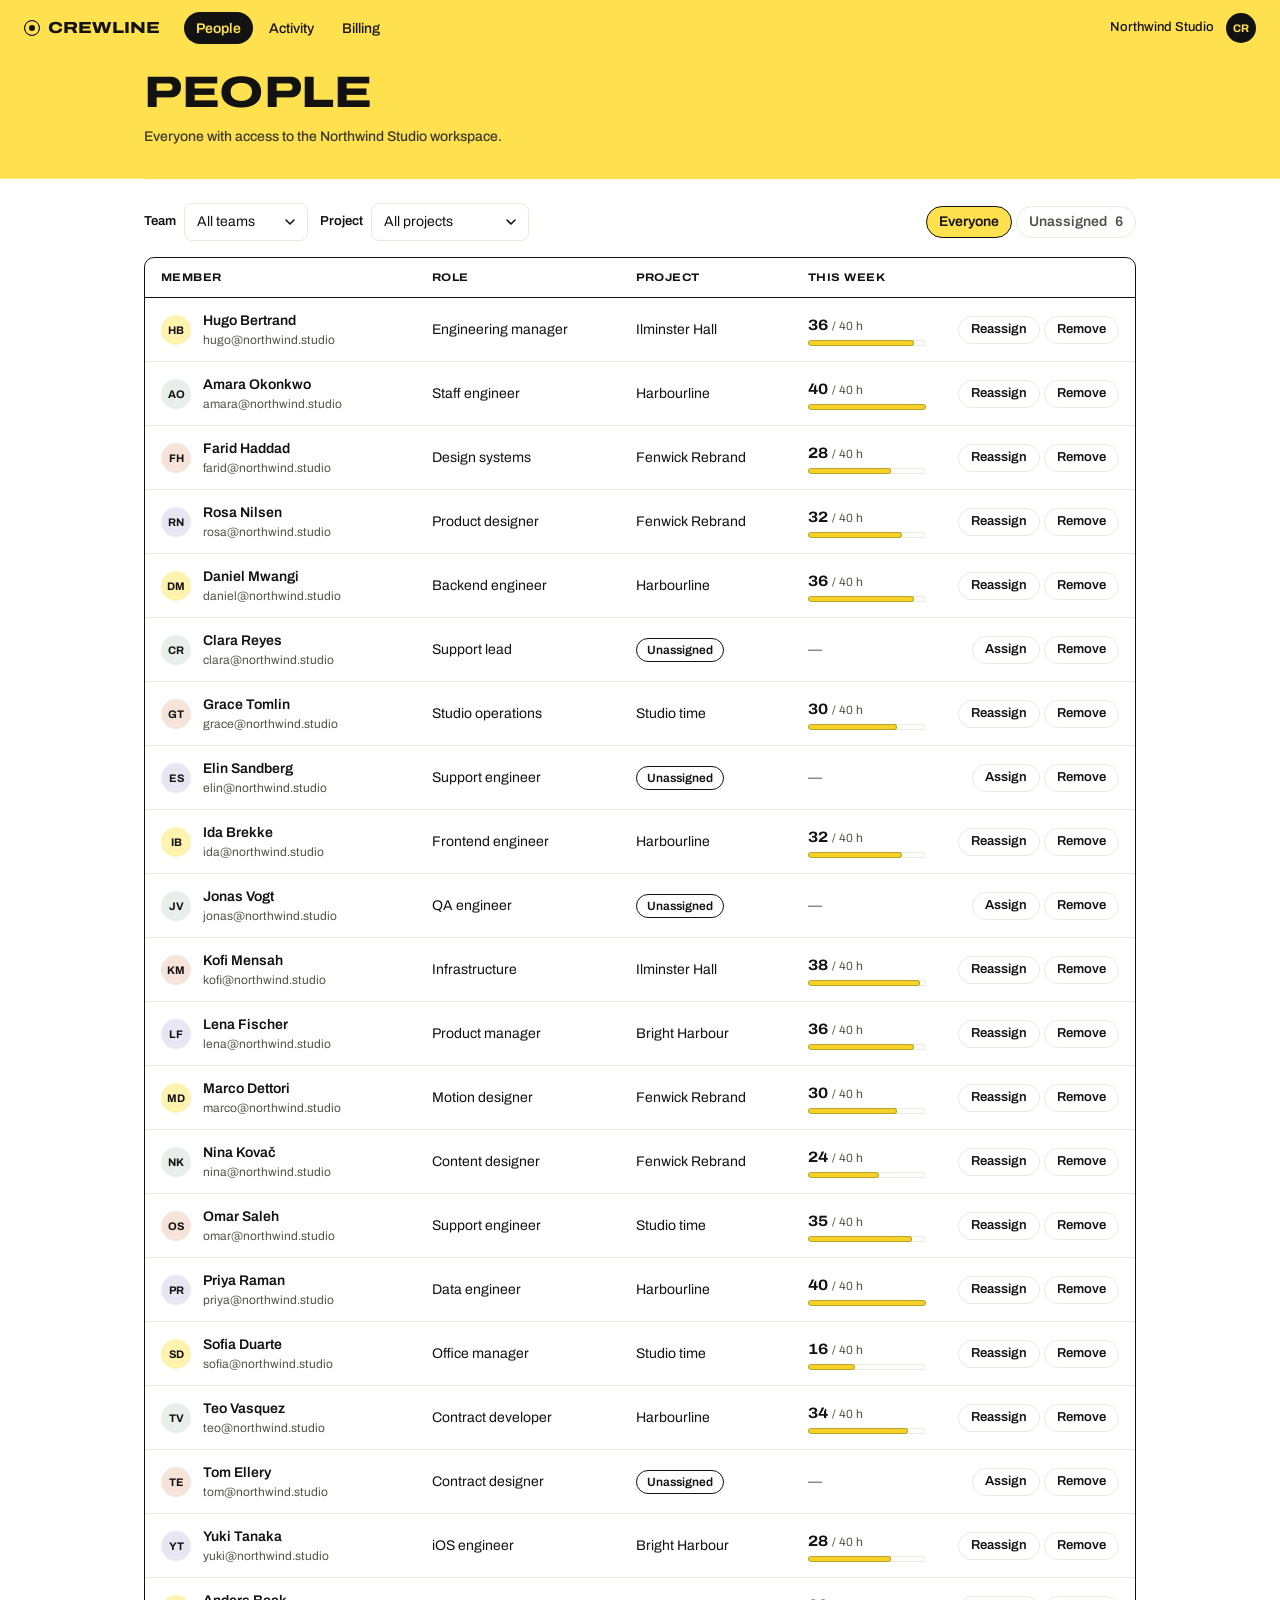
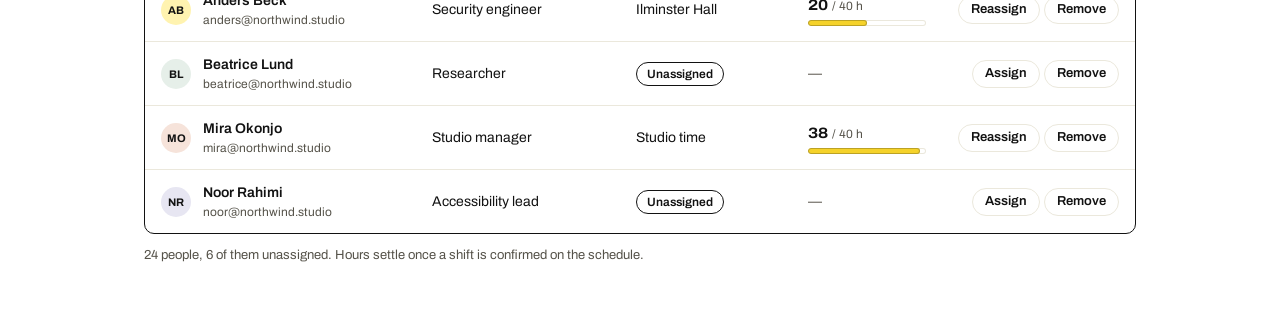
<file: site/index.html>
<!doctype html>
<html lang="en">
<head>
  <meta charset="utf-8">
  <meta name="viewport" content="width=device-width, initial-scale=1">
  <title>People · Crewline</title>
  <link rel="preconnect" href="https://fonts.googleapis.com">
  <link rel="preconnect" href="https://fonts.gstatic.com" crossorigin>
  <link rel="stylesheet" href="https://fonts.googleapis.com/css2?family=Archivo:wdth,wght@62..125,400..800&display=swap">
  <link rel="stylesheet" href="styles.css">
</head>
<body>
  <header class="masthead">
    <a class="wordmark" href="index.html"><span class="wordmark-glyph" aria-hidden="true"></span>Crewline</a>
    <nav class="nav" aria-label="Primary">
      <a href="index.html" aria-current="page">People</a>
      <a href="activity.html">Activity</a>
      <a href="billing.html">Billing</a>
    </nav>
    <span class="workspace"><span class="workspace-name">Northwind Studio</span><span class="avatar me" role="img" aria-label="Signed in as Clara Reyes">CR</span></span>
  </header>
  <main>
    <div class="page-head">
      <div>
        <h1>People</h1>
        <p class="lede">Everyone with access to the Northwind Studio workspace.</p>
      </div>
    </div>
    <div class="toolbar">
      <label class="filter" for="team-filter">
        <span class="filter-label">Team</span>
        <span class="select"><select id="team-filter">
          <option>All teams</option>
          <option>Engineering</option>
          <option>Design</option>
          <option>Support</option>
          <option>Operations</option>
        </select><svg viewBox="0 0 16 16" width="16" height="16" aria-hidden="true"><path d="M4 6l4 4 4-4" fill="none" stroke="currentColor" stroke-width="1.6" stroke-linecap="round" stroke-linejoin="round"/></svg></span>
      </label>
      <label class="filter" for="project-filter">
        <span class="filter-label">Project</span>
        <span class="select"><select id="project-filter">
          <option>All projects</option>
          <option>Harbourline</option>
          <option>Fenwick Rebrand</option>
          <option>Ilminster Hall</option>
          <option>Bright Harbour</option>
        </select><svg viewBox="0 0 16 16" width="16" height="16" aria-hidden="true"><path d="M4 6l4 4 4-4" fill="none" stroke="currentColor" stroke-width="1.6" stroke-linecap="round" stroke-linejoin="round"/></svg></span>
      </label>
      <div class="seg" role="group" aria-label="Show">
        <button type="button" aria-pressed="true">Everyone</button>
        <button type="button" aria-pressed="false">Unassigned <span class="count">6</span></button>
      </div>
    </div>
    <div class="table-frame">
      <table class="people" aria-describedby="people-note">
        <thead>
          <tr>
            <th scope="col">Member</th>
            <th scope="col" class="col-role">Role</th>
            <th scope="col" class="col-project">Project</th>
            <th scope="col" class="col-week">This week</th>
            <th scope="col" class="col-actions"><span class="vh">Actions</span></th>
          </tr>
        </thead>
        <tbody>
          <tr>
            <th scope="row">
              <span class="person">
                <span class="avatar" data-tone="0" aria-hidden="true">HB</span>
                <span class="person-text">
                  <span class="person-name">Hugo Bertrand</span>
                  <span class="person-email">hugo@northwind.studio</span>
                </span>
              </span>
            </th>
            <td class="col-role">Engineering manager</td>
            <td class="col-project">Ilminster Hall</td>
            <td class="col-week"><span class="hours"><span class="hours-n">36</span><span class="muted">/ 40 h</span><span class="meter" aria-hidden="true"><i style="width: 90%"></i></span></span></td>
            <td class="col-actions"><button type="button" class="btn btn-small">Reassign</button><button type="button" class="btn btn-small">Remove</button></td>
          </tr>
          <tr>
            <th scope="row">
              <span class="person">
                <span class="avatar" data-tone="1" aria-hidden="true">AO</span>
                <span class="person-text">
                  <span class="person-name">Amara Okonkwo</span>
                  <span class="person-email">amara@northwind.studio</span>
                </span>
              </span>
            </th>
            <td class="col-role">Staff engineer</td>
            <td class="col-project">Harbourline</td>
            <td class="col-week"><span class="hours"><span class="hours-n">40</span><span class="muted">/ 40 h</span><span class="meter" aria-hidden="true"><i style="width: 100%"></i></span></span></td>
            <td class="col-actions"><button type="button" class="btn btn-small">Reassign</button><button type="button" class="btn btn-small">Remove</button></td>
          </tr>
          <tr>
            <th scope="row">
              <span class="person">
                <span class="avatar" data-tone="2" aria-hidden="true">FH</span>
                <span class="person-text">
                  <span class="person-name">Farid Haddad</span>
                  <span class="person-email">farid@northwind.studio</span>
                </span>
              </span>
            </th>
            <td class="col-role">Design systems</td>
            <td class="col-project">Fenwick Rebrand</td>
            <td class="col-week"><span class="hours"><span class="hours-n">28</span><span class="muted">/ 40 h</span><span class="meter" aria-hidden="true"><i style="width: 70%"></i></span></span></td>
            <td class="col-actions"><button type="button" class="btn btn-small">Reassign</button><button type="button" class="btn btn-small">Remove</button></td>
          </tr>
          <tr>
            <th scope="row">
              <span class="person">
                <span class="avatar" data-tone="3" aria-hidden="true">RN</span>
                <span class="person-text">
                  <span class="person-name">Rosa Nilsen</span>
                  <span class="person-email">rosa@northwind.studio</span>
                </span>
              </span>
            </th>
            <td class="col-role">Product designer</td>
            <td class="col-project">Fenwick Rebrand</td>
            <td class="col-week"><span class="hours"><span class="hours-n">32</span><span class="muted">/ 40 h</span><span class="meter" aria-hidden="true"><i style="width: 80%"></i></span></span></td>
            <td class="col-actions"><button type="button" class="btn btn-small">Reassign</button><button type="button" class="btn btn-small">Remove</button></td>
          </tr>
          <tr>
            <th scope="row">
              <span class="person">
                <span class="avatar" data-tone="0" aria-hidden="true">DM</span>
                <span class="person-text">
                  <span class="person-name">Daniel Mwangi</span>
                  <span class="person-email">daniel@northwind.studio</span>
                </span>
              </span>
            </th>
            <td class="col-role">Backend engineer</td>
            <td class="col-project">Harbourline</td>
            <td class="col-week"><span class="hours"><span class="hours-n">36</span><span class="muted">/ 40 h</span><span class="meter" aria-hidden="true"><i style="width: 90%"></i></span></span></td>
            <td class="col-actions"><button type="button" class="btn btn-small">Reassign</button><button type="button" class="btn btn-small">Remove</button></td>
          </tr>
          <tr>
            <th scope="row">
              <span class="person">
                <span class="avatar" data-tone="1" aria-hidden="true">CR</span>
                <span class="person-text">
                  <span class="person-name">Clara Reyes</span>
                  <span class="person-email">clara@northwind.studio</span>
                </span>
              </span>
            </th>
            <td class="col-role">Support lead</td>
            <td class="col-project"><span class="chip chip-open">Unassigned</span></td>
            <td class="col-week"><span class="muted">—</span></td>
            <td class="col-actions"><button type="button" class="btn btn-small">Assign</button><button type="button" class="btn btn-small">Remove</button></td>
          </tr>
          <tr>
            <th scope="row">
              <span class="person">
                <span class="avatar" data-tone="2" aria-hidden="true">GT</span>
                <span class="person-text">
                  <span class="person-name">Grace Tomlin</span>
                  <span class="person-email">grace@northwind.studio</span>
                </span>
              </span>
            </th>
            <td class="col-role">Studio operations</td>
            <td class="col-project">Studio time</td>
            <td class="col-week"><span class="hours"><span class="hours-n">30</span><span class="muted">/ 40 h</span><span class="meter" aria-hidden="true"><i style="width: 75%"></i></span></span></td>
            <td class="col-actions"><button type="button" class="btn btn-small">Reassign</button><button type="button" class="btn btn-small">Remove</button></td>
          </tr>
          <tr>
            <th scope="row">
              <span class="person">
                <span class="avatar" data-tone="3" aria-hidden="true">ES</span>
                <span class="person-text">
                  <span class="person-name">Elin Sandberg</span>
                  <span class="person-email">elin@northwind.studio</span>
                </span>
              </span>
            </th>
            <td class="col-role">Support engineer</td>
            <td class="col-project"><span class="chip chip-open">Unassigned</span></td>
            <td class="col-week"><span class="muted">—</span></td>
            <td class="col-actions"><button type="button" class="btn btn-small">Assign</button><button type="button" class="btn btn-small">Remove</button></td>
          </tr>
          <tr>
            <th scope="row">
              <span class="person">
                <span class="avatar" data-tone="0" aria-hidden="true">IB</span>
                <span class="person-text">
                  <span class="person-name">Ida Brekke</span>
                  <span class="person-email">ida@northwind.studio</span>
                </span>
              </span>
            </th>
            <td class="col-role">Frontend engineer</td>
            <td class="col-project">Harbourline</td>
            <td class="col-week"><span class="hours"><span class="hours-n">32</span><span class="muted">/ 40 h</span><span class="meter" aria-hidden="true"><i style="width: 80%"></i></span></span></td>
            <td class="col-actions"><button type="button" class="btn btn-small">Reassign</button><button type="button" class="btn btn-small">Remove</button></td>
          </tr>
          <tr>
            <th scope="row">
              <span class="person">
                <span class="avatar" data-tone="1" aria-hidden="true">JV</span>
                <span class="person-text">
                  <span class="person-name">Jonas Vogt</span>
                  <span class="person-email">jonas@northwind.studio</span>
                </span>
              </span>
            </th>
            <td class="col-role">QA engineer</td>
            <td class="col-project"><span class="chip chip-open">Unassigned</span></td>
            <td class="col-week"><span class="muted">—</span></td>
            <td class="col-actions"><button type="button" class="btn btn-small">Assign</button><button type="button" class="btn btn-small">Remove</button></td>
          </tr>
          <tr>
            <th scope="row">
              <span class="person">
                <span class="avatar" data-tone="2" aria-hidden="true">KM</span>
                <span class="person-text">
                  <span class="person-name">Kofi Mensah</span>
                  <span class="person-email">kofi@northwind.studio</span>
                </span>
              </span>
            </th>
            <td class="col-role">Infrastructure</td>
            <td class="col-project">Ilminster Hall</td>
            <td class="col-week"><span class="hours"><span class="hours-n">38</span><span class="muted">/ 40 h</span><span class="meter" aria-hidden="true"><i style="width: 95%"></i></span></span></td>
            <td class="col-actions"><button type="button" class="btn btn-small">Reassign</button><button type="button" class="btn btn-small">Remove</button></td>
          </tr>
          <tr>
            <th scope="row">
              <span class="person">
                <span class="avatar" data-tone="3" aria-hidden="true">LF</span>
                <span class="person-text">
                  <span class="person-name">Lena Fischer</span>
                  <span class="person-email">lena@northwind.studio</span>
                </span>
              </span>
            </th>
            <td class="col-role">Product manager</td>
            <td class="col-project">Bright Harbour</td>
            <td class="col-week"><span class="hours"><span class="hours-n">36</span><span class="muted">/ 40 h</span><span class="meter" aria-hidden="true"><i style="width: 90%"></i></span></span></td>
            <td class="col-actions"><button type="button" class="btn btn-small">Reassign</button><button type="button" class="btn btn-small">Remove</button></td>
          </tr>
          <tr>
            <th scope="row">
              <span class="person">
                <span class="avatar" data-tone="0" aria-hidden="true">MD</span>
                <span class="person-text">
                  <span class="person-name">Marco Dettori</span>
                  <span class="person-email">marco@northwind.studio</span>
                </span>
              </span>
            </th>
            <td class="col-role">Motion designer</td>
            <td class="col-project">Fenwick Rebrand</td>
            <td class="col-week"><span class="hours"><span class="hours-n">30</span><span class="muted">/ 40 h</span><span class="meter" aria-hidden="true"><i style="width: 75%"></i></span></span></td>
            <td class="col-actions"><button type="button" class="btn btn-small">Reassign</button><button type="button" class="btn btn-small">Remove</button></td>
          </tr>
          <tr>
            <th scope="row">
              <span class="person">
                <span class="avatar" data-tone="1" aria-hidden="true">NK</span>
                <span class="person-text">
                  <span class="person-name">Nina Kovač</span>
                  <span class="person-email">nina@northwind.studio</span>
                </span>
              </span>
            </th>
            <td class="col-role">Content designer</td>
            <td class="col-project">Fenwick Rebrand</td>
            <td class="col-week"><span class="hours"><span class="hours-n">24</span><span class="muted">/ 40 h</span><span class="meter" aria-hidden="true"><i style="width: 60%"></i></span></span></td>
            <td class="col-actions"><button type="button" class="btn btn-small">Reassign</button><button type="button" class="btn btn-small">Remove</button></td>
          </tr>
          <tr>
            <th scope="row">
              <span class="person">
                <span class="avatar" data-tone="2" aria-hidden="true">OS</span>
                <span class="person-text">
                  <span class="person-name">Omar Saleh</span>
                  <span class="person-email">omar@northwind.studio</span>
                </span>
              </span>
            </th>
            <td class="col-role">Support engineer</td>
            <td class="col-project">Studio time</td>
            <td class="col-week"><span class="hours"><span class="hours-n">35</span><span class="muted">/ 40 h</span><span class="meter" aria-hidden="true"><i style="width: 88%"></i></span></span></td>
            <td class="col-actions"><button type="button" class="btn btn-small">Reassign</button><button type="button" class="btn btn-small">Remove</button></td>
          </tr>
          <tr>
            <th scope="row">
              <span class="person">
                <span class="avatar" data-tone="3" aria-hidden="true">PR</span>
                <span class="person-text">
                  <span class="person-name">Priya Raman</span>
                  <span class="person-email">priya@northwind.studio</span>
                </span>
              </span>
            </th>
            <td class="col-role">Data engineer</td>
            <td class="col-project">Harbourline</td>
            <td class="col-week"><span class="hours"><span class="hours-n">40</span><span class="muted">/ 40 h</span><span class="meter" aria-hidden="true"><i style="width: 100%"></i></span></span></td>
            <td class="col-actions"><button type="button" class="btn btn-small">Reassign</button><button type="button" class="btn btn-small">Remove</button></td>
          </tr>
          <tr>
            <th scope="row">
              <span class="person">
                <span class="avatar" data-tone="0" aria-hidden="true">SD</span>
                <span class="person-text">
                  <span class="person-name">Sofia Duarte</span>
                  <span class="person-email">sofia@northwind.studio</span>
                </span>
              </span>
            </th>
            <td class="col-role">Office manager</td>
            <td class="col-project">Studio time</td>
            <td class="col-week"><span class="hours"><span class="hours-n">16</span><span class="muted">/ 40 h</span><span class="meter" aria-hidden="true"><i style="width: 40%"></i></span></span></td>
            <td class="col-actions"><button type="button" class="btn btn-small">Reassign</button><button type="button" class="btn btn-small">Remove</button></td>
          </tr>
          <tr>
            <th scope="row">
              <span class="person">
                <span class="avatar" data-tone="1" aria-hidden="true">TV</span>
                <span class="person-text">
                  <span class="person-name">Teo Vasquez</span>
                  <span class="person-email">teo@northwind.studio</span>
                </span>
              </span>
            </th>
            <td class="col-role">Contract developer</td>
            <td class="col-project">Harbourline</td>
            <td class="col-week"><span class="hours"><span class="hours-n">34</span><span class="muted">/ 40 h</span><span class="meter" aria-hidden="true"><i style="width: 85%"></i></span></span></td>
            <td class="col-actions"><button type="button" class="btn btn-small">Reassign</button><button type="button" class="btn btn-small">Remove</button></td>
          </tr>
          <tr>
            <th scope="row">
              <span class="person">
                <span class="avatar" data-tone="2" aria-hidden="true">TE</span>
                <span class="person-text">
                  <span class="person-name">Tom Ellery</span>
                  <span class="person-email">tom@northwind.studio</span>
                </span>
              </span>
            </th>
            <td class="col-role">Contract designer</td>
            <td class="col-project"><span class="chip chip-open">Unassigned</span></td>
            <td class="col-week"><span class="muted">—</span></td>
            <td class="col-actions"><button type="button" class="btn btn-small">Assign</button><button type="button" class="btn btn-small">Remove</button></td>
          </tr>
          <tr>
            <th scope="row">
              <span class="person">
                <span class="avatar" data-tone="3" aria-hidden="true">YT</span>
                <span class="person-text">
                  <span class="person-name">Yuki Tanaka</span>
                  <span class="person-email">yuki@northwind.studio</span>
                </span>
              </span>
            </th>
            <td class="col-role">iOS engineer</td>
            <td class="col-project">Bright Harbour</td>
            <td class="col-week"><span class="hours"><span class="hours-n">28</span><span class="muted">/ 40 h</span><span class="meter" aria-hidden="true"><i style="width: 70%"></i></span></span></td>
            <td class="col-actions"><button type="button" class="btn btn-small">Reassign</button><button type="button" class="btn btn-small">Remove</button></td>
          </tr>
          <tr>
            <th scope="row">
              <span class="person">
                <span class="avatar" data-tone="0" aria-hidden="true">AB</span>
                <span class="person-text">
                  <span class="person-name">Anders Beck</span>
                  <span class="person-email">anders@northwind.studio</span>
                </span>
              </span>
            </th>
            <td class="col-role">Security engineer</td>
            <td class="col-project">Ilminster Hall</td>
            <td class="col-week"><span class="hours"><span class="hours-n">20</span><span class="muted">/ 40 h</span><span class="meter" aria-hidden="true"><i style="width: 50%"></i></span></span></td>
            <td class="col-actions"><button type="button" class="btn btn-small">Reassign</button><button type="button" class="btn btn-small">Remove</button></td>
          </tr>
          <tr>
            <th scope="row">
              <span class="person">
                <span class="avatar" data-tone="1" aria-hidden="true">BL</span>
                <span class="person-text">
                  <span class="person-name">Beatrice Lund</span>
                  <span class="person-email">beatrice@northwind.studio</span>
                </span>
              </span>
            </th>
            <td class="col-role">Researcher</td>
            <td class="col-project"><span class="chip chip-open">Unassigned</span></td>
            <td class="col-week"><span class="muted">—</span></td>
            <td class="col-actions"><button type="button" class="btn btn-small">Assign</button><button type="button" class="btn btn-small">Remove</button></td>
          </tr>
          <tr>
            <th scope="row">
              <span class="person">
                <span class="avatar" data-tone="2" aria-hidden="true">MO</span>
                <span class="person-text">
                  <span class="person-name">Mira Okonjo</span>
                  <span class="person-email">mira@northwind.studio</span>
                </span>
              </span>
            </th>
            <td class="col-role">Studio manager</td>
            <td class="col-project">Studio time</td>
            <td class="col-week"><span class="hours"><span class="hours-n">38</span><span class="muted">/ 40 h</span><span class="meter" aria-hidden="true"><i style="width: 95%"></i></span></span></td>
            <td class="col-actions"><button type="button" class="btn btn-small">Reassign</button><button type="button" class="btn btn-small">Remove</button></td>
          </tr>
          <tr>
            <th scope="row">
              <span class="person">
                <span class="avatar" data-tone="3" aria-hidden="true">NR</span>
                <span class="person-text">
                  <span class="person-name">Noor Rahimi</span>
                  <span class="person-email">noor@northwind.studio</span>
                </span>
              </span>
            </th>
            <td class="col-role">Accessibility lead</td>
            <td class="col-project"><span class="chip chip-open">Unassigned</span></td>
            <td class="col-week"><span class="muted">—</span></td>
            <td class="col-actions"><button type="button" class="btn btn-small">Assign</button><button type="button" class="btn btn-small">Remove</button></td>
          </tr>
        </tbody>
      </table>
    </div>
    <p class="table-note" id="people-note">24 people, 6 of them unassigned. Hours settle once a shift is confirmed on the schedule.</p>
  </main>
</body>
</html>
</file>
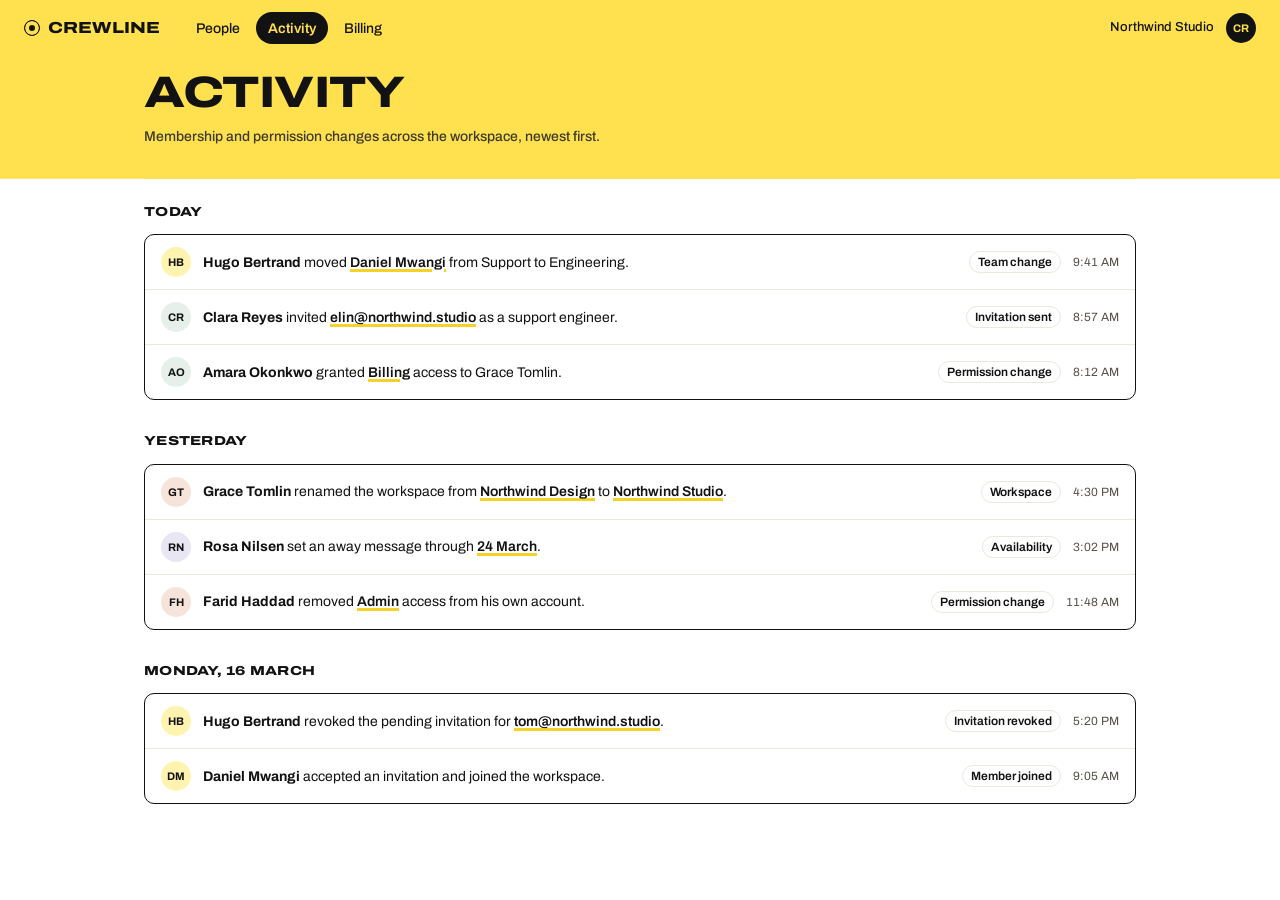
<file: site/activity.html>
<!doctype html>
<html lang="en">
<head>
  <meta charset="utf-8">
  <meta name="viewport" content="width=device-width, initial-scale=1">
  <title>Activity · Crewline</title>
  <link rel="preconnect" href="https://fonts.googleapis.com">
  <link rel="preconnect" href="https://fonts.gstatic.com" crossorigin>
  <link rel="stylesheet" href="https://fonts.googleapis.com/css2?family=Archivo:wdth,wght@62..125,400..800&display=swap">
  <link rel="stylesheet" href="styles.css">
</head>
<body>
  <header class="masthead">
    <a class="wordmark" href="index.html"><span class="wordmark-glyph" aria-hidden="true"></span>Crewline</a>
    <nav class="nav" aria-label="Primary">
      <a href="index.html">People</a>
      <a href="activity.html" aria-current="page">Activity</a>
      <a href="billing.html">Billing</a>
    </nav>
    <span class="workspace"><span class="workspace-name">Northwind Studio</span><span class="avatar me" role="img" aria-label="Signed in as Clara Reyes">CR</span></span>
  </header>
  <main>
    <div class="page-head">
      <div>
        <h1>Activity</h1>
        <p class="lede">Membership and permission changes across the workspace, newest first.</p>
      </div>
    </div>
    <section class="day">
      <h2 class="day-title">Today</h2>
      <ol class="feed">
        <li>
          <span class="avatar" data-tone="0" aria-hidden="true">HB</span>
          <p class="feed-text"><span class="feed-actor">Hugo Bertrand</span> moved <em class="feed-target">Daniel Mwangi</em> from Support to Engineering.</p>
          <p class="feed-meta"><span class="feed-tag">Team change</span><time datetime="2026-03-18T09:41">9:41 AM</time></p>
        </li>
        <li>
          <span class="avatar" data-tone="1" aria-hidden="true">CR</span>
          <p class="feed-text"><span class="feed-actor">Clara Reyes</span> invited <em class="feed-target">elin@northwind.studio</em> as a support engineer.</p>
          <p class="feed-meta"><span class="feed-tag">Invitation sent</span><time datetime="2026-03-18T08:57">8:57 AM</time></p>
        </li>
        <li>
          <span class="avatar" data-tone="1" aria-hidden="true">AO</span>
          <p class="feed-text"><span class="feed-actor">Amara Okonkwo</span> granted <em class="feed-target">Billing</em> access to Grace Tomlin.</p>
          <p class="feed-meta"><span class="feed-tag">Permission change</span><time datetime="2026-03-18T08:12">8:12 AM</time></p>
        </li>
      </ol>
    </section>
    <section class="day">
      <h2 class="day-title">Yesterday</h2>
      <ol class="feed">
        <li>
          <span class="avatar" data-tone="2" aria-hidden="true">GT</span>
          <p class="feed-text"><span class="feed-actor">Grace Tomlin</span> renamed the workspace from <em class="feed-target">Northwind Design</em> to <em class="feed-target">Northwind Studio</em>.</p>
          <p class="feed-meta"><span class="feed-tag">Workspace</span><time datetime="2026-03-17T16:30">4:30 PM</time></p>
        </li>
        <li>
          <span class="avatar" data-tone="3" aria-hidden="true">RN</span>
          <p class="feed-text"><span class="feed-actor">Rosa Nilsen</span> set an away message through <em class="feed-target">24 March</em>.</p>
          <p class="feed-meta"><span class="feed-tag">Availability</span><time datetime="2026-03-17T15:02">3:02 PM</time></p>
        </li>
        <li>
          <span class="avatar" data-tone="2" aria-hidden="true">FH</span>
          <p class="feed-text"><span class="feed-actor">Farid Haddad</span> removed <em class="feed-target">Admin</em> access from his own account.</p>
          <p class="feed-meta"><span class="feed-tag">Permission change</span><time datetime="2026-03-17T11:48">11:48 AM</time></p>
        </li>
      </ol>
    </section>
    <section class="day">
      <h2 class="day-title">Monday, 16 March</h2>
      <ol class="feed">
        <li>
          <span class="avatar" data-tone="0" aria-hidden="true">HB</span>
          <p class="feed-text"><span class="feed-actor">Hugo Bertrand</span> revoked the pending invitation for <em class="feed-target">tom@northwind.studio</em>.</p>
          <p class="feed-meta"><span class="feed-tag">Invitation revoked</span><time datetime="2026-03-16T17:20">5:20 PM</time></p>
        </li>
        <li>
          <span class="avatar" data-tone="0" aria-hidden="true">DM</span>
          <p class="feed-text"><span class="feed-actor">Daniel Mwangi</span> accepted an invitation and joined the workspace.</p>
          <p class="feed-meta"><span class="feed-tag">Member joined</span><time datetime="2026-03-16T09:05">9:05 AM</time></p>
        </li>
      </ol>
    </section>
  </main>
</body>
</html>
</file>
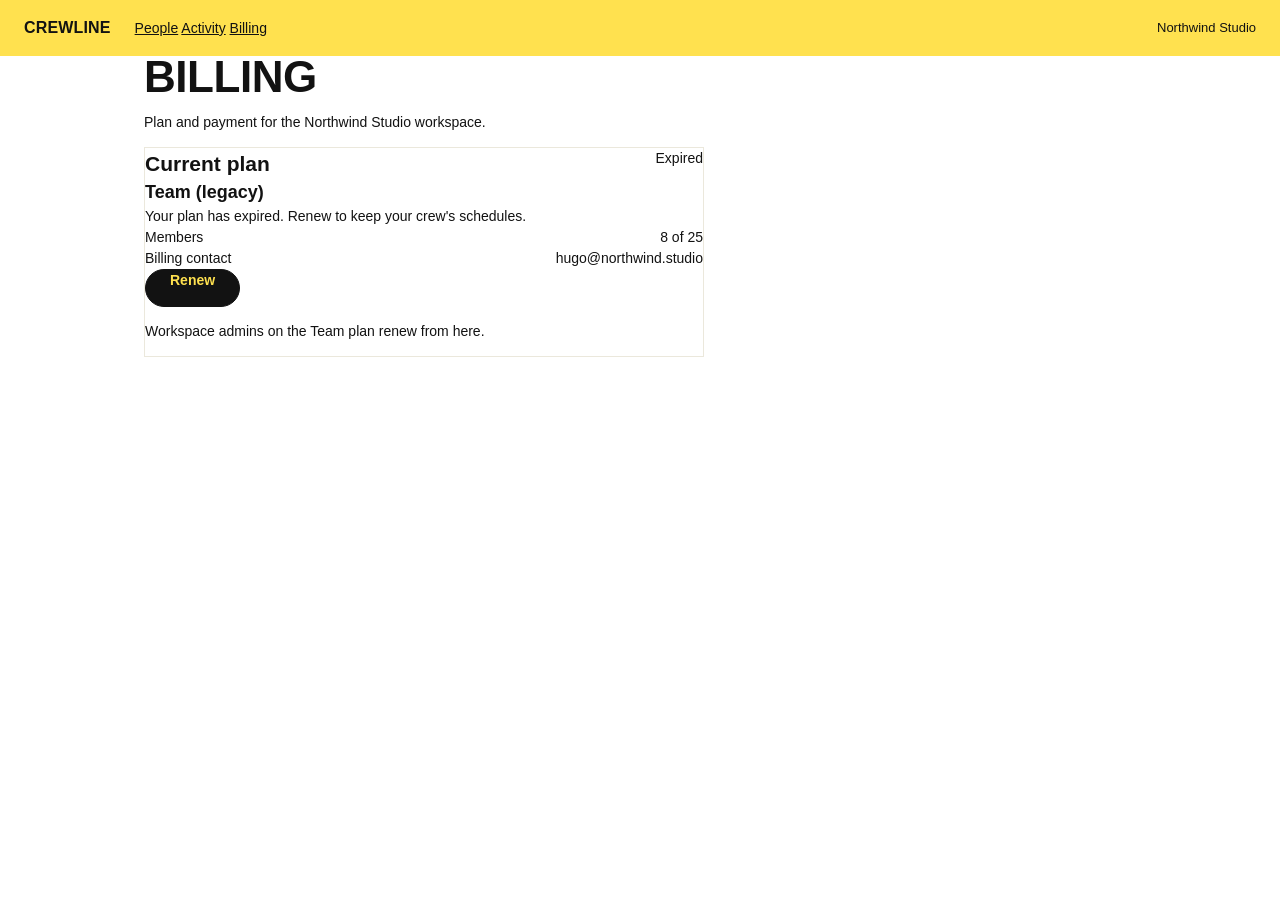
<file: site/billing.html>
<!doctype html>
<html lang="en">
<head>
  <meta charset="utf-8">
  <meta name="viewport" content="width=device-width, initial-scale=1">
  <title>Billing · Crewline</title>
  <link rel="stylesheet" href="styles.css">
</head>
<body>
  <header class="masthead">
    <a class="wordmark" href="index.html">Crewline</a>
    <nav aria-label="Primary">
      <a href="index.html">People</a>
      <a href="activity.html">Activity</a>
      <a href="billing.html" aria-current="page">Billing</a>
    </nav>
    <span class="workspace">Northwind Studio</span>
  </header>
  <main>
    <h1>Billing</h1>
    <p class="page-meta">Plan and payment for the Northwind Studio workspace.</p>

    <section class="plan-card" aria-labelledby="plan-title">
      <div class="plan-head">
        <div>
          <h2 id="plan-title">Current plan</h2>
          <p class="plan-name" id="plan-name">Team (legacy)</p>
        </div>
        <span class="status" id="plan-state">Expired</span>
      </div>
      <p class="plan-notice" id="plan-notice" role="status">Your plan has expired. Renew to keep your crew's schedules.</p>
      <dl class="plan-facts">
        <div><dt>Members</dt><dd id="plan-members">8 of 25</dd></div>
        <div><dt>Billing contact</dt><dd>hugo@northwind.studio</dd></div>
      </dl>
      <div class="plan-actions">
        <a class="btn btn-primary" id="renew" href="checkout.html?plan=team_legacy">Renew</a>
        <p class="page-meta">Workspace admins on the Team plan renew from here.</p>
      </div>
    </section>
  </main>
  <script src="plans.js"></script>
  <script src="billing.js"></script>
</body>
</html>
</file>
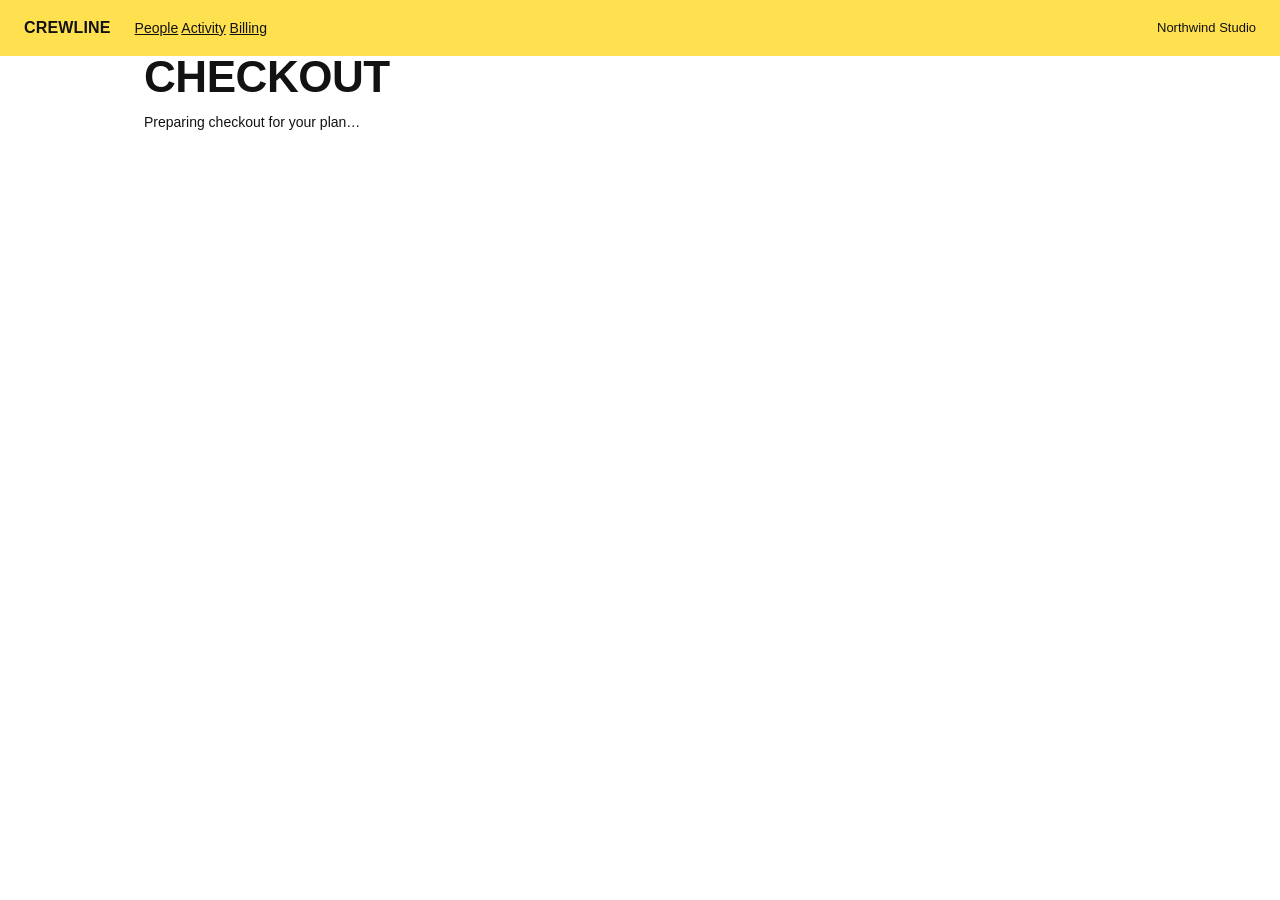
<file: site/checkout.html>
<!doctype html>
<html lang="en">
<head>
  <meta charset="utf-8">
  <meta name="viewport" content="width=device-width, initial-scale=1">
  <title>Checkout · Crewline</title>
  <link rel="stylesheet" href="styles.css">
</head>
<body>
  <header class="masthead">
    <a class="wordmark" href="index.html">Crewline</a>
    <nav aria-label="Primary">
      <a href="index.html">People</a>
      <a href="activity.html">Activity</a>
      <a href="billing.html" aria-current="page">Billing</a>
    </nav>
    <span class="workspace">Northwind Studio</span>
  </header>
  <main>
    <h1>Checkout</h1>
    <p class="page-meta" id="checkout-summary">One moment.</p>
    <form class="plan-card" id="checkout-form" hidden>
      <p class="plan-name" id="checkout-plan"></p>
      <p id="checkout-total"></p>
      <div class="plan-actions"><button type="submit" class="btn btn-primary">Pay</button></div>
    </form>
  </main>
  <script src="plans.js"></script>
  <script src="checkout.js"></script>
</body>
</html>
</file>
<file: site/styles.css>
/*
 * Crewline · Field
 *
 * Yellow is not the accent here, it is the place. Every page opens on a
 * yellow field that holds the masthead and the page's name, set wide and
 * heavy like a sign on a site hoarding; the work below sits on white. Because
 * the yellow is the ground, actions are ink: a black pill with the yellow
 * written on it (13.9:1), so the primary action carries the brand without a
 * second colour.
 *
 * Shape: pills for anything you press, 10px panels, 1.5px ink rules where a
 * thing must be held. Space moves in fours: 4 8 12 16 24 32 48. Archivo,
 * stretched to 125 for titles and kept at 100 for the work.
 */
:root {
  --field: #ffe14f;
  --field-deep: #f5d22a;
  --ground: #ffffff;
  --surface: #ffffff;
  --ink: #121212;
  --ink-2: #555249;
  --ink-3: #94907f;
  --line: #ebe8dc;
  --on-ink: #ffe14f;
  --danger: #b42318;

  --tone-0: #fff3b0;
  --tone-1: #e6efe9;
  --tone-2: #f6e3da;
  --tone-3: #e7e6f2;

  --r-control: 999px;
  --r-input: 8px;
  --r-panel: 10px;
  --s-1: 4px;
  --s-2: 8px;
  --s-3: 12px;
  --s-4: 16px;
  --s-5: 24px;
  --s-6: 32px;
  --s-7: 48px;
  --control-h: 38px;
  --font: "Archivo", "Helvetica Neue", Arial, sans-serif;

  color-scheme: light;
  accent-color: var(--ink);
}

* { box-sizing: border-box; }

html { background: var(--ground); }

body {
  margin: 0;
  color: var(--ink);
  font: 400 14px/1.5 var(--font);
  font-variation-settings: "wdth" 100;
  -webkit-font-smoothing: antialiased;
}

::selection { background: var(--field); color: var(--ink); }
:focus-visible { outline: 2px solid var(--ink); outline-offset: 2px; }
a { color: inherit; }
.muted { color: var(--ink-2); }
.vh { position: absolute; width: 1px; height: 1px; overflow: hidden; clip: rect(0 0 0 0); white-space: nowrap; }

/* --- The field: masthead and page head share one yellow ground ---------- */

.masthead {
  display: flex;
  align-items: center;
  gap: var(--s-5);
  height: 56px;
  padding: 0 var(--s-5);
  background: var(--field);
}

.wordmark {
  display: flex;
  align-items: center;
  gap: var(--s-2);
  color: var(--ink);
  text-decoration: none;
  font-weight: 800;
  font-size: 16px;
  font-variation-settings: "wdth" 125;
  letter-spacing: 0.01em;
  text-transform: uppercase;
}

.wordmark-glyph {
  width: 16px;
  height: 16px;
  border: 1.5px solid var(--ink);
  border-radius: 50%;
  background: var(--ink);
  box-shadow: inset 0 0 0 4px var(--field);
}

.nav { display: flex; gap: var(--s-1); }

.nav a {
  display: flex;
  align-items: center;
  height: 32px;
  padding: 0 var(--s-3);
  border-radius: var(--r-control);
  color: var(--ink);
  text-decoration: none;
  font-weight: 500;
}

.nav a:hover { background: var(--field-deep); }
.nav a[aria-current="page"] { background: var(--ink); color: var(--on-ink); font-weight: 600; }

.workspace {
  margin-left: auto;
  display: flex;
  align-items: center;
  gap: var(--s-3);
  font-size: 13px;
  font-weight: 500;
}

main {
  max-width: 1040px;
  margin: 0 auto;
  padding: 0 var(--s-5) var(--s-7);
}

.page-head {
  display: flex;
  align-items: flex-end;
  justify-content: space-between;
  gap: var(--s-4);
  padding: var(--s-4) 0 var(--s-6);
  margin-bottom: var(--s-5);
  background: var(--field);
  box-shadow: 0 0 0 100vmax var(--field);
  clip-path: inset(0 -100vmax);
}

h1 {
  margin: 0;
  font-size: 44px;
  line-height: 0.95;
  font-weight: 800;
  font-variation-settings: "wdth" 125;
  letter-spacing: -0.01em;
  text-transform: uppercase;
}

.lede { margin: var(--s-3) 0 0; color: #3d3a2a; font-weight: 500; }

/* --- People, as a face before a name ------------------------------------ */

.avatar {
  flex: none;
  display: grid;
  place-items: center;
  width: 30px;
  height: 30px;
  border-radius: 50%;
  background: var(--tone-0);
  color: var(--ink);
  font-size: 11px;
  font-weight: 700;
}

.avatar[data-tone="1"] { background: var(--tone-1); }
.avatar[data-tone="2"] { background: var(--tone-2); }
.avatar[data-tone="3"] { background: var(--tone-3); }
.avatar.me { background: var(--ink); color: var(--on-ink); }

/* --- Controls ----------------------------------------------------------- */

.btn {
  font: inherit;
  font-weight: 600;
  display: inline-flex;
  align-items: center;
  justify-content: center;
  gap: var(--s-2);
  height: var(--control-h);
  padding: 0 var(--s-5);
  border: 1.5px solid var(--ink);
  border-radius: var(--r-control);
  background: transparent;
  color: var(--ink);
  cursor: pointer;
}

.btn:hover { background: rgb(18 18 18 / 0.05); }
.btn-primary { background: var(--ink); color: var(--on-ink); }
.btn-primary:hover { background: #2a2a2a; }

.btn-small {
  height: 28px;
  padding: 0 var(--s-3);
  border-color: var(--line);
  font-size: 13px;
}

.btn-small:hover { border-color: var(--ink); background: var(--surface); }

.icon-btn {
  display: inline-grid;
  place-items: center;
  width: 32px;
  height: 32px;
  padding: 0;
  border: 0;
  border-radius: 50%;
  background: none;
  color: var(--ink-2);
  cursor: pointer;
}

.icon-btn:hover { background: var(--ground); color: var(--ink); }

.toolbar {
  display: flex;
  align-items: center;
  flex-wrap: wrap;
  gap: var(--s-3);
  margin-bottom: var(--s-4);
}

.filter { display: flex; align-items: center; gap: var(--s-2); }
.filter-label { font-size: 13px; font-weight: 600; }

.select { position: relative; display: inline-flex; }

select {
  font: inherit;
  appearance: none;
  width: 100%;
  height: var(--control-h);
  padding: 0 34px 0 var(--s-3);
  border: 1.5px solid var(--line);
  border-radius: var(--r-input);
  background: var(--surface);
  color: var(--ink);
}

select:hover { border-color: var(--ink-3); }
.select svg { position: absolute; top: 50%; right: 10px; translate: 0 -50%; pointer-events: none; }

.seg { display: inline-flex; gap: var(--s-1); margin-left: auto; }

.seg button {
  font: inherit;
  font-weight: 600;
  display: inline-flex;
  align-items: center;
  gap: var(--s-2);
  height: 32px;
  padding: 0 var(--s-3);
  border: 1.5px solid var(--line);
  border-radius: var(--r-control);
  background: var(--surface);
  color: var(--ink-2);
  cursor: pointer;
}

.seg button[aria-pressed="true"] { border-color: var(--ink); background: var(--field); color: var(--ink); }
.count { font-variant-numeric: tabular-nums; }

/* --- People table ------------------------------------------------------- */

.table-frame {
  overflow: hidden;
  background: var(--surface);
  border: 1.5px solid var(--ink);
  border-radius: var(--r-panel);
}

table { width: 100%; border-collapse: collapse; }

th, td {
  padding: var(--s-3) var(--s-4);
  border-top: 1px solid var(--line);
  text-align: left;
  vertical-align: middle;
  font-weight: 400;
}

thead th {
  height: 40px;
  padding-block: 0;
  border-top: 0;
  border-bottom: 1.5px solid var(--ink);
  font-size: 11px;
  font-weight: 700;
  font-variation-settings: "wdth" 115;
  letter-spacing: 0.04em;
  text-transform: uppercase;
}

tbody tr:first-child th, tbody tr:first-child td { border-top: 0; }

.person { display: flex; align-items: center; gap: var(--s-3); }
.person-text { display: flex; flex-direction: column; }
.person-name { font-weight: 600; }
.person-email { color: var(--ink-2); font-size: 12px; }

.col-week { width: 150px; }

.hours {
  display: grid;
  grid-template-columns: auto 1fr;
  column-gap: var(--s-1);
  align-items: baseline;
  font-variant-numeric: tabular-nums;
}

.hours-n { font-size: 15px; font-weight: 700; font-variation-settings: "wdth" 112; }
.hours .muted { font-size: 12px; }

.meter {
  grid-column: 1 / -1;
  height: 6px;
  margin-top: var(--s-1);
  overflow: hidden;
  border-radius: 999px;
  background: var(--ground);
  box-shadow: inset 0 0 0 1px var(--line);
}

.meter i {
  display: block;
  height: 100%;
  border-radius: 999px;
  background: var(--field-deep);
  box-shadow: inset 0 0 0 1px rgb(18 18 18 / 0.25);
}

.col-actions { width: 190px; white-space: nowrap; text-align: right; }
.col-actions .btn + .btn { margin-left: var(--s-1); }

.chip {
  display: inline-flex;
  align-items: center;
  height: 24px;
  padding: 0 10px;
  border-radius: 999px;
  font-size: 12px;
  font-weight: 600;
  white-space: nowrap;
}

.chip-open { border: 1.5px solid var(--ink); }
.chip-invited { background: var(--field); }

.table-note { margin: var(--s-3) 0 0; color: var(--ink-2); font-size: 13px; }

/* --- Activity ----------------------------------------------------------- */

.day + .day { margin-top: var(--s-6); }

.day-title {
  margin: 0 0 var(--s-3);
  font-size: 13px;
  font-weight: 800;
  font-variation-settings: "wdth" 125;
  letter-spacing: 0.02em;
  text-transform: uppercase;
}

.feed {
  margin: 0;
  padding: 0;
  list-style: none;
  background: var(--surface);
  border: 1.5px solid var(--ink);
  border-radius: var(--r-panel);
}

.feed li {
  display: grid;
  grid-template-columns: auto 1fr auto;
  align-items: center;
  gap: var(--s-3);
  padding: var(--s-3) var(--s-4);
  border-top: 1px solid var(--line);
}

.feed li:first-child { border-top: 0; }
.feed-text { margin: 0; }
.feed-actor { font-weight: 700; }

.feed-target {
  font-style: normal;
  font-weight: 600;
  text-decoration: underline;
  text-decoration-color: var(--field-deep);
  text-decoration-thickness: 3px;
  text-underline-offset: 2px;
}

.feed-meta {
  display: flex;
  align-items: center;
  gap: var(--s-3);
  margin: 0;
  color: var(--ink-2);
  font-size: 12px;
  font-variant-numeric: tabular-nums;
}

.feed-tag {
  padding: 1px 8px;
  border: 1px solid var(--line);
  border-radius: 999px;
  color: var(--ink);
  font-weight: 600;
}

/* --- Dialog ------------------------------------------------------------- */

.modal {
  width: min(440px, calc(100% - 32px));
  padding: 0;
  overflow: hidden;
  border: 1.5px solid var(--ink);
  border-radius: 14px;
  background: var(--surface);
  color: var(--ink);
  box-shadow: 0 28px 60px -18px rgb(18 18 18 / 0.45);
}

.modal::backdrop { background: rgb(18 18 18 / 0.5); }

.modal-head {
  display: flex;
  align-items: center;
  justify-content: space-between;
  padding: var(--s-4) var(--s-3) var(--s-4) var(--s-5);
  background: var(--field);
  border-bottom: 1.5px solid var(--ink);
}

.modal-title {
  margin: 0;
  font-size: 18px;
  font-weight: 800;
  font-variation-settings: "wdth" 125;
  letter-spacing: 0.01em;
  text-transform: uppercase;
}

.modal-head .icon-btn { color: var(--ink); }
.modal-head .icon-btn:hover { background: var(--field-deep); }

.modal-body {
  display: flex;
  flex-direction: column;
  gap: var(--s-5);
  margin: 0;
  padding: var(--s-5);
}

.field {
  display: flex;
  flex-direction: column;
  gap: var(--s-2);
  min-width: 0;
  margin: 0;
  padding: 0;
  border: 0;
}

.field-label { padding: 0; font-size: 13px; font-weight: 700; }

.field-input {
  font: inherit;
  height: var(--control-h);
  padding: 0 var(--s-3);
  border: 1.5px solid var(--line);
  border-radius: var(--r-input);
  background: var(--surface);
  color: var(--ink);
}

.field-input::placeholder { color: var(--ink-3); }
.field-input:focus { outline: none; border-color: var(--ink); box-shadow: 0 0 0 3px var(--field); }
.field-error { margin: 0; color: var(--danger); font-size: 13px; }

.check { display: flex; align-items: center; gap: var(--s-3); min-height: 32px; cursor: pointer; }

.check input {
  appearance: none;
  flex: none;
  width: 20px;
  height: 20px;
  margin: 0;
  border: 1.5px solid var(--ink);
  border-radius: 6px;
  background: var(--surface);
  cursor: pointer;
}

.check input:checked {
  background: var(--field) url('data:image/svg+xml;utf8,<svg xmlns="http://www.w3.org/2000/svg" viewBox="0 0 16 16"><path d="M3.5 8.5l3 3 6-6.5" fill="none" stroke="%23121212" stroke-width="2.4" stroke-linecap="round" stroke-linejoin="round"/></svg>') center / 14px no-repeat;
}

@media (forced-colors: active) { .check input { appearance: auto; } }

.modal-foot {
  display: flex;
  justify-content: flex-end;
  gap: var(--s-2);
  padding: var(--s-4) var(--s-5);
  border-top: 1px solid var(--line);
}

/* --- Small screens ------------------------------------------------------ */

@media (max-width: 640px) {
  .masthead { gap: var(--s-3); padding: 0 var(--s-4); }
  .workspace-name { display: none; }
  main { padding: 0 var(--s-4) var(--s-6); }
  .page-head { align-items: center; padding: var(--s-2) 0 var(--s-5); }
  h1 { font-size: 34px; }
  .lede { display: none; }
  .toolbar .filter + .filter { display: none; }
  .seg { margin-left: 0; }
  .col-role, .col-project, .col-actions, .person-email { display: none; }
  .col-week { width: 110px; }
  .feed li { grid-template-columns: auto 1fr; }
  .feed-meta { grid-column: 2; }
  .modal { width: 100%; max-width: none; margin: auto 0 0; border-width: 1.5px 0 0; border-radius: 20px 20px 0 0; }
  .modal-foot .btn { flex: 1; height: 46px; }
}

/* --- Billing ------------------------------------------------------------ */

.plan-card {
  background: var(--surface);
  border: 1px solid var(--line);
  border-radius: var(--radius);
  padding: var(--space-lg);
  max-width: 560px;
}

.plan-card h2 { margin: 0 0 var(--space-xs); }

.plan-head {
  display: flex;
  justify-content: space-between;
  align-items: flex-start;
  gap: var(--space-md);
}

.plan-name {
  font-size: 18px;
  font-weight: 600;
  margin: 0;
}

.plan-notice {
  background: var(--notice-soft);
  color: var(--notice);
  border-radius: var(--radius);
  padding: var(--space-sm) var(--space-md);
  margin: var(--space-md) 0;
}

.plan-notice[hidden] { display: none; }

.plan-facts {
  display: grid;
  gap: var(--space-sm);
  margin: var(--space-md) 0;
}

.plan-facts div { display: flex; justify-content: space-between; gap: var(--space-md); }
.plan-facts dt { color: var(--ink-soft); }
.plan-facts dd { margin: 0; }

.plan-actions { margin-top: var(--space-md); }
.plan-actions .btn { display: inline-block; text-decoration: none; }
</file>
